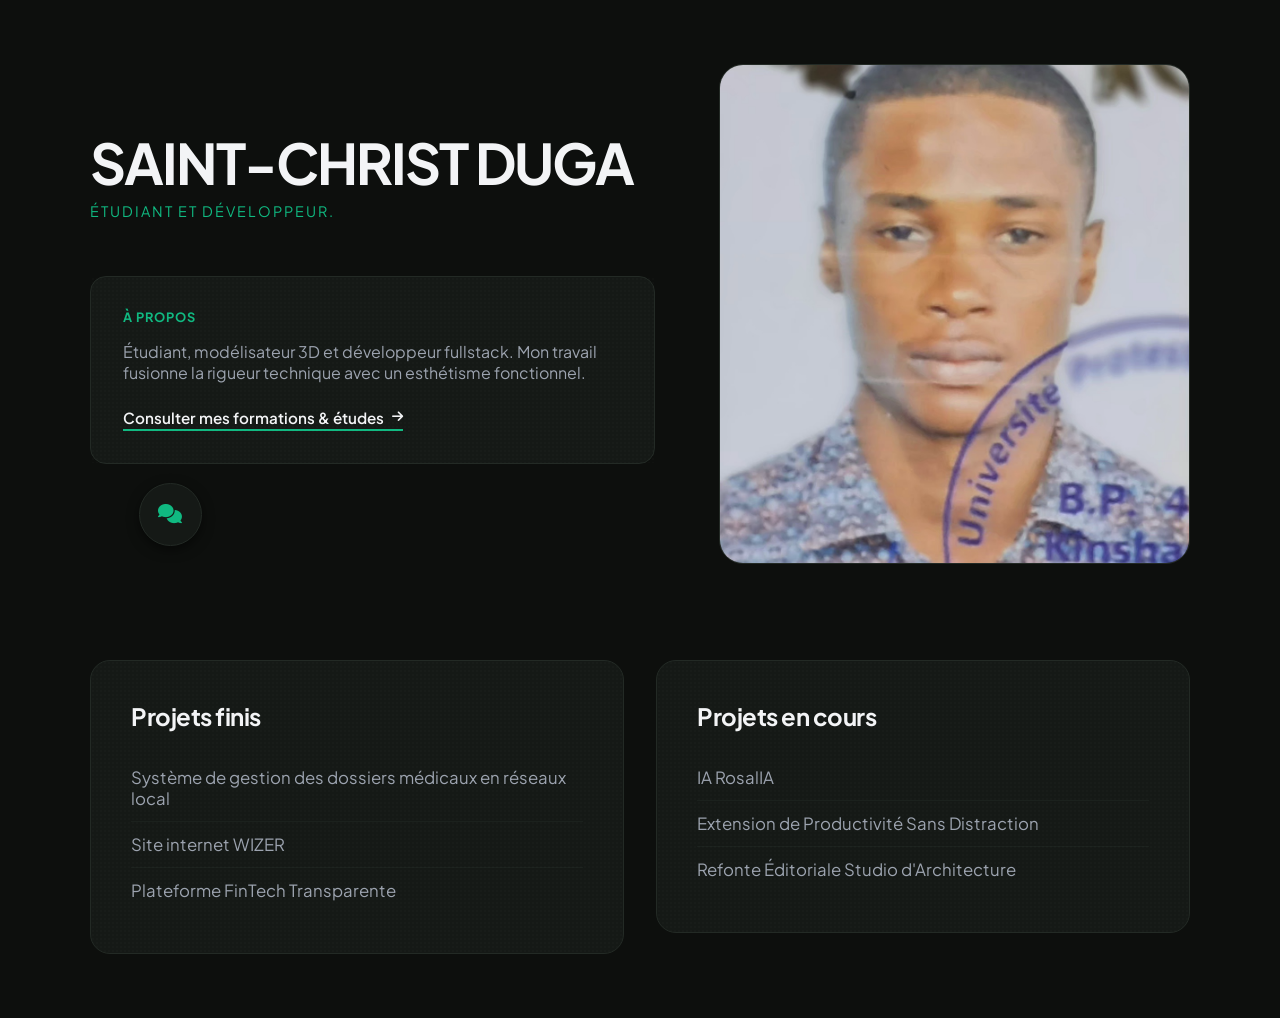
<file: index.html>
<!DOCTYPE html>
<html lang="fr">
<head>
    <meta charset="UTF-8">
    <meta name="viewport" content="width=device-width, initial-scale=1.0">
    <title>Portfolio | Accueil Épuré</title>
    <!-- Polices et icônes -->
    <link rel="preconnect" href="https://fonts.googleapis.com">
    <link rel="preconnect" href="https://fonts.gstatic.com" crossorigin>
    <link href="https://fonts.googleapis.com/css2?family=Plus+Jakarta+Sans:wght@300;400;500;700&display=swap" rel="stylesheet">
    <link rel="stylesheet" href="https://cdnjs.cloudflare.com/ajax/libs/font-awesome/6.4.0/css/all.min.css">
    
    <style>
        /* --- VARIABLES DU THÈME --- */
        :root {
            --bg-main: #0d0f0d;       /* Fond noir mat profond */
            --bg-card: #151916;       /* Gris anthracite texture cuir */
            --border-cuir: #232a25;   /* Bordure grise texturée */
            --accent-green: #10b981;  /* Vert émeraude éclatant */
            --accent-green-dim: rgba(16, 185, 129, 0.15);
            --text-main: #f3f4f6;     /* Blanc cassé */
            --text-muted: #9ca3af;    /* Gris clair sous-titres */
        }

        * {
            margin: 0;
            padding: 0;
            box-sizing: border-box;
        }

        html {
            scroll-behavior: smooth;
        }

        body {
            font-family: 'Plus Jakarta Sans', sans-serif;
            background-color: var(--bg-main);
            color: var(--text-main);
            min-height: 100vh;
            overflow-x: hidden;
            padding: 4rem 2rem;
            display: flex;
            justify-content: center;
            align-items: center;
        }

        /* --- MISE EN PAGE ASYMÉTRIQUE --- */
        .layout-grid {
            max-width: 1100px;
            width: 100%;
            display: grid;
            grid-template-columns: 1.2fr 1fr;
            gap: 4rem;
            position: relative;
        }

        /* Colonne Gauche */
        .left-col {
            display: flex;
            flex-direction: column;
            justify-content: center;
        }

        .header-block {
            margin-bottom: 3.5rem;
        }

        h1 {
            font-size: 3.5rem;
            font-weight: 700;
            line-height: 1.1;
            letter-spacing: -2px;
            text-transform: uppercase;
        }

        .title-sub {
            font-size: 0.9rem;
            color: var(--accent-green);
            letter-spacing: 2px;
            text-transform: uppercase;
            margin-top: 0.5rem;
            display: block;
        }

        /* Section 1 : A Propos */
        .apropos-box {
            background-color: var(--bg-card);
            border: 1px solid var(--border-cuir);
            border-radius: 16px;
            padding: 2rem;
            position: relative;
            margin-bottom: 2rem;
            transition: border-color 0.3s ease;
        }

        .apropos-box::before {
            content: "";
            position: absolute;
            top: 0; left: 0; width: 100%; height: 100%;
            background-image: radial-gradient(rgba(255,255,255,0.01) 1px, transparent 0);
            background-size: 4px 4px;
            pointer-events: none;
        }

        .section-label {
            font-size: 0.8rem;
            color: var(--accent-green);
            text-transform: uppercase;
            letter-spacing: 1px;
            margin-bottom: 1rem;
            display: block;
            font-weight: 700;
        }

        .apropos-box p {
            color: var(--text-muted);
            font-size: 1rem;
            margin-bottom: 1.5rem;
        }

        .link-inline {
            display: inline-flex;
            align-items: center;
            color: var(--text-main);
            text-decoration: none;
            font-weight: 600;
            font-size: 0.95rem;
            border-bottom: 2px solid var(--accent-green);
            padding-bottom: 2px;
            transition: color 0.2s, border-color 0.2s;
        }

        .link-inline:hover {
            color: var(--accent-green);
            border-color: var(--text-main);
        }

        .link-inline i {
            margin-left: 0.5rem;
            font-size: 0.8rem;
        }

        /* Colonne Droite : Image */
        .right-col {
            display: flex;
            align-items: center;
            justify-content: center;
        }

        .profile-wrapper {
            width: 100%;
            height: 500px;
            border-radius: 24px;
            border: 1px solid var(--border-cuir);
            overflow: hidden;
            background-color: var(--bg-card);
            position: relative;
        }

        .profile-img {
            width: 100%;
            height: 100%;
            object-fit: cover;
            filter: grayscale(20%);
        }

        /* Section 3 : Bento Projets */
        .bento-container {
            grid-column: span 2;
            display: grid;
            grid-template-columns: 1fr 1fr;
            gap: 2rem;
            margin-top: 2rem;
        }

        .bento-link {
            text-decoration: none;
            color: inherit;
            display: block;
        }

        .bento-box {
            background-color: var(--bg-card);
            border: 1px solid var(--border-cuir);
            border-radius: 20px;
            padding: 2.5rem;
            position: relative;
            overflow: hidden;
            transition: border-color 0.3s ease, transform 0.3s ease, box-shadow 0.3s ease;
        }

        .bento-box::before {
            content: "";
            position: absolute;
            top: 0; left: 0; width: 100%; height: 100%;
            background-image: radial-gradient(rgba(255,255,255,0.01) 1px, transparent 0);
            background-size: 4px 4px;
            pointer-events: none;
        }

        .bento-link:hover .bento-box {
            border-color: var(--accent-green);
            transform: translateY(-4px);
            box-shadow: 0 12px 30px rgba(0, 0, 0, 0.4);
        }

        .bento-box h3 {
            font-size: 1.5rem;
            letter-spacing: -0.5px;
            margin-bottom: 1.5rem;
            display: flex;
            justify-content: space-between;
            align-items: center;
        }

        .bento-box h3 i {
            font-size: 1rem;
            color: var(--accent-green);
            opacity: 0;
            transform: translateX(-10px);
            transition: opacity 0.3s, transform 0.3s;
        }

        .bento-link:hover .bento-box h3 i {
            opacity: 1;
            transform: translateX(0);
        }

        .project-list {
            list-style: none;
        }

        .project-item {
            font-size: 1.05rem;
            padding: 0.75rem 0;
            border-bottom: 1px solid rgba(35, 42, 37, 0.5);
            color: var(--text-muted);
            transition: color 0.2s;
        }

        .project-item:last-child {
            border-bottom: none;
        }

        .bento-link:hover .project-item {
            color: var(--text-main);
        }

        /* --- BALLON FLOTTANT --- */
        menu {
            --size: 2.8rem;
            --radius: 5.5rem;
            --padding: 1rem;
            --bg-color: var(--bg-card);
            --fg-color: var(--text-muted);
            --hi-color: var(--accent-green);

            position: absolute;
            z-index: 999;
            cursor: grab;
            user-select: none;
            /* Placement initial par défaut entre A Propos et les Bento */
            top: 410px;
            left: 40px;
            width: calc(1.6 * var(--size));
            height: calc(1.6 * var(--size));
        }

        menu:active {
            cursor: grabbing;
        }

        menu > * {
            position: absolute;
            display: grid;
            place-content: center;
            border-radius: 50%;
            background: var(--bg-color);
            color: var(--fg-color);
            text-decoration: none;
            box-shadow: 0px 4px 12px rgba(0, 0, 0, 0.5);
            border: 1px solid var(--border-cuir);
        }

        menu > .action {
            --factor: 0;
            width: var(--size);
            height: var(--size);
            right: calc(0.3 * var(--size));
            bottom: calc(0.3 * var(--size));
            opacity: 0;
            font-size: 1.1rem;
            transform: rotate(calc(-1 * var(--angle))) translateY(calc(-1 * var(--radius) * var(--factor))) rotate(var(--angle));
            transition: transform 250ms cubic-bezier(0.175, 0.885, 0.32, 1.275), opacity 250ms ease-in-out, box-shadow 250ms ease-in-out, color 250ms ease-in-out, border-color 250ms;
        }

        menu > .action:hover, menu > .trigger:hover {
            color: var(--hi-color);
            border-color: var(--accent-green);
            box-shadow: 0px 0px 0px 0.25rem var(--accent-green-dim);
        }

        menu.open > .action {
            --factor: 1;
            opacity: 1;
        }

        menu > .action:nth-child(1) { --angle: 0deg; transition-delay: 0ms; }
        menu > .action:nth-child(2) { --angle: 45deg; transition-delay: 40ms; }
        menu > .action:nth-child(3) { --angle: 90deg; transition-delay: 80ms; }

        menu > .trigger {
            width: calc(1.4 * var(--size));
            height: calc(1.4 * var(--size));
            bottom: 0;
            right: 0;
            font-size: 1.2rem;
            transition: box-shadow 250ms ease-in-out, color 250ms ease-in-out, border-color 250ms;
            color: var(--accent-green);
        }

        menu > .trigger > i {
            transition: transform 250ms ease-in-out;
        }

        menu.open > .trigger > i {
            transform: rotate(-135deg);
        }

        /* --- RESPONSIVE --- */
        @media (max-width: 900px) {
            .layout-grid {
                grid-template-columns: 1fr;
                gap: 2rem;
            }
            .bento-container {
                grid-column: span 1;
                grid-template-columns: 1fr;
            }
            .profile-wrapper {
                height: 350px;
            }
            menu {
                position: fixed;
                bottom: 2rem;
                right: 2rem;
                top: auto !important;
                left: auto !important;
            }
        }
    </style>
</head>
<body>

    <div class="layout-grid">
        <div class="left-col">
            <div class="header-block">
                <h1>SAINT-CHRIST DUGA</h1>
                <span class="title-sub">Étudiant et développeur.</span>
            </div>

            <div class="apropos-box">
                <span class="section-label">À Propos</span>
                <p>Étudiant, modélisateur 3D et développeur fullstack. Mon travail fusionne la rigueur technique avec un esthétisme fonctionnel.</p>
                <a href="form&etud.html" class="link-inline">Consulter mes formations & études <i class="fas fa-arrow-right"></i></a>
            </div>
        </div>

        <div class="right-col">
            <div class="profile-wrapper">
                <img src="photo_profile.jpg" alt="photo_profile" class="profile-img">
            </div>
        </div>

        <div class="bento-container">
            <a href="projet.html" class="bento-link">
                <div class="bento-box">
                    <h3>Projets finis <i class="fas fa-arrow-up-right-from-square"></i></h3>
                    <ul class="project-list">
                        <li class="project-item">Système de gestion des dossiers médicaux en réseaux local</li>
                        <li class="project-item">Site internet WIZER</li>
                        <li class="project-item">Plateforme FinTech Transparente</li>
                    </ul>
                </div>
            </a>

            <a href="projet.html" class="bento-link">
                <div class="bento-box">
                    <h3>Projets en cours <i class="fas fa-arrow-up-right-from-square"></i></h3>
                    <ul class="project-list">
                        <li class="project-item">IA RosalIA</li>
                        <li class="project-item">Extension de Productivité Sans Distraction</li>
                        <li class="project-item">Refonte Éditoriale Studio d'Architecture</li>
                    </ul>
                </div>
            </a>
        </div>

        <menu id="draggableMenu">
            <a href="https://ig.me/m/votre_username" target="_blank" class="action" title="Instagram Direct"><i class="fab fa-instagram"></i></a>
            <a href="mailto:saintchristduga172@gmail.com" target="_blank" class="action" title="Envoyer un E-mail"><i class="far fa-envelope"></i></a>
            <a href="https://wa.me/+243976938719" target="_blank" class="action" title="WhatsApp Direct"><i class="fab fa-whatsapp"></i></a>

            <a href="#" class="trigger" id="menuTrigger"><i class="fas fa-comments"></i></a>
        </menu>
    </div>

    <script>
        const menu = document.getElementById("draggableMenu");
        const trigger = document.getElementById("menuTrigger");

        let isDragging = false;
        let dragOccurred = false;
        let startX, startY, initialX, initialY;

        trigger.addEventListener('click', (e) => {
            e.preventDefault();
            if (dragOccurred) return;
            menu.classList.toggle("open");
        });

        const startDrag = (e) => {
            if (e.target.closest('.action')) return;

            isDragging = true;
            dragOccurred = false;

            const clientX = e.type.startsWith('touch') ? e.touches[0].clientX : e.clientX;
            const clientY = e.type.startsWith('touch') ? e.touches[0].clientY : e.clientY;

            startX = clientX;
            startY = clientY;

            initialX = menu.offsetLeft;
            initialY = menu.offsetTop;

            document.addEventListener('mousemove', drag);
            document.addEventListener('touchmove', drag, { passive: false });
            document.addEventListener('mouseup', stopDrag);
            document.addEventListener('touchend', stopDrag);
        };

        const drag = (e) => {
            if (!isDragging) return;
            if (e.cancelable) e.preventDefault();

            const clientX = e.type.startsWith('touch') ? e.touches[0].clientX : e.clientX;
            const clientY = e.type.startsWith('touch') ? e.touches[0].clientY : e.clientY;

            const dx = clientX - startX;
            const dy = clientY - startY;

            if (Math.abs(dx) > 5 || Math.abs(dy) > 5) {
                dragOccurred = true;
            }

            menu.style.left = `${initialX + dx}px`;
            menu.style.top = `${initialY + dy}px`;
            menu.style.bottom = 'auto';
            menu.style.right = 'auto';
        };

        const stopDrag = () => {
            isDragging = false;
            document.removeEventListener('mousemove', drag);
            document.removeEventListener('touchmove', drag);
            document.removeEventListener('mouseup', stopDrag);
            document.removeEventListener('touchend', stopDrag);
            
            setTimeout(() => { dragOccurred = false; }, 50);
        };

        menu.addEventListener('mousedown', startDrag);
        menu.addEventListener('touchstart', startDrag, { passive: true });
    </script>
</body>
</html>
</file>
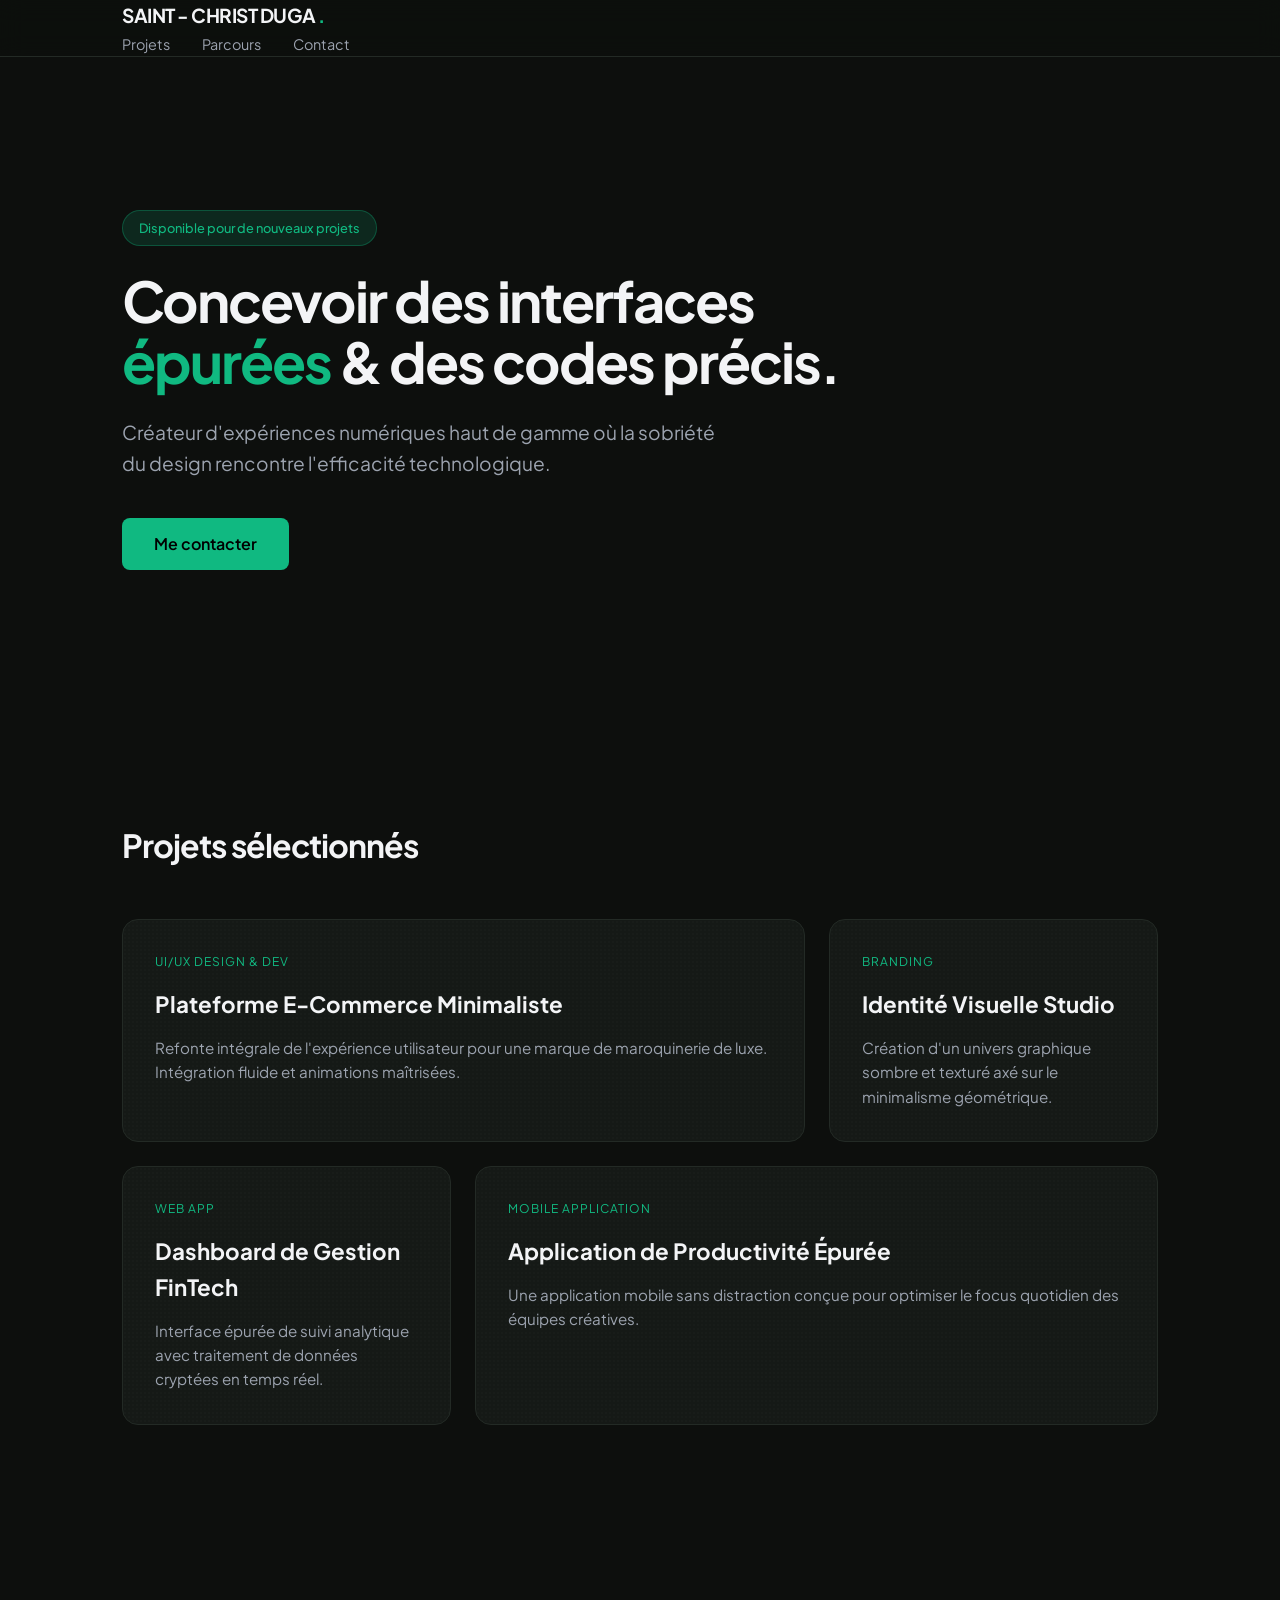
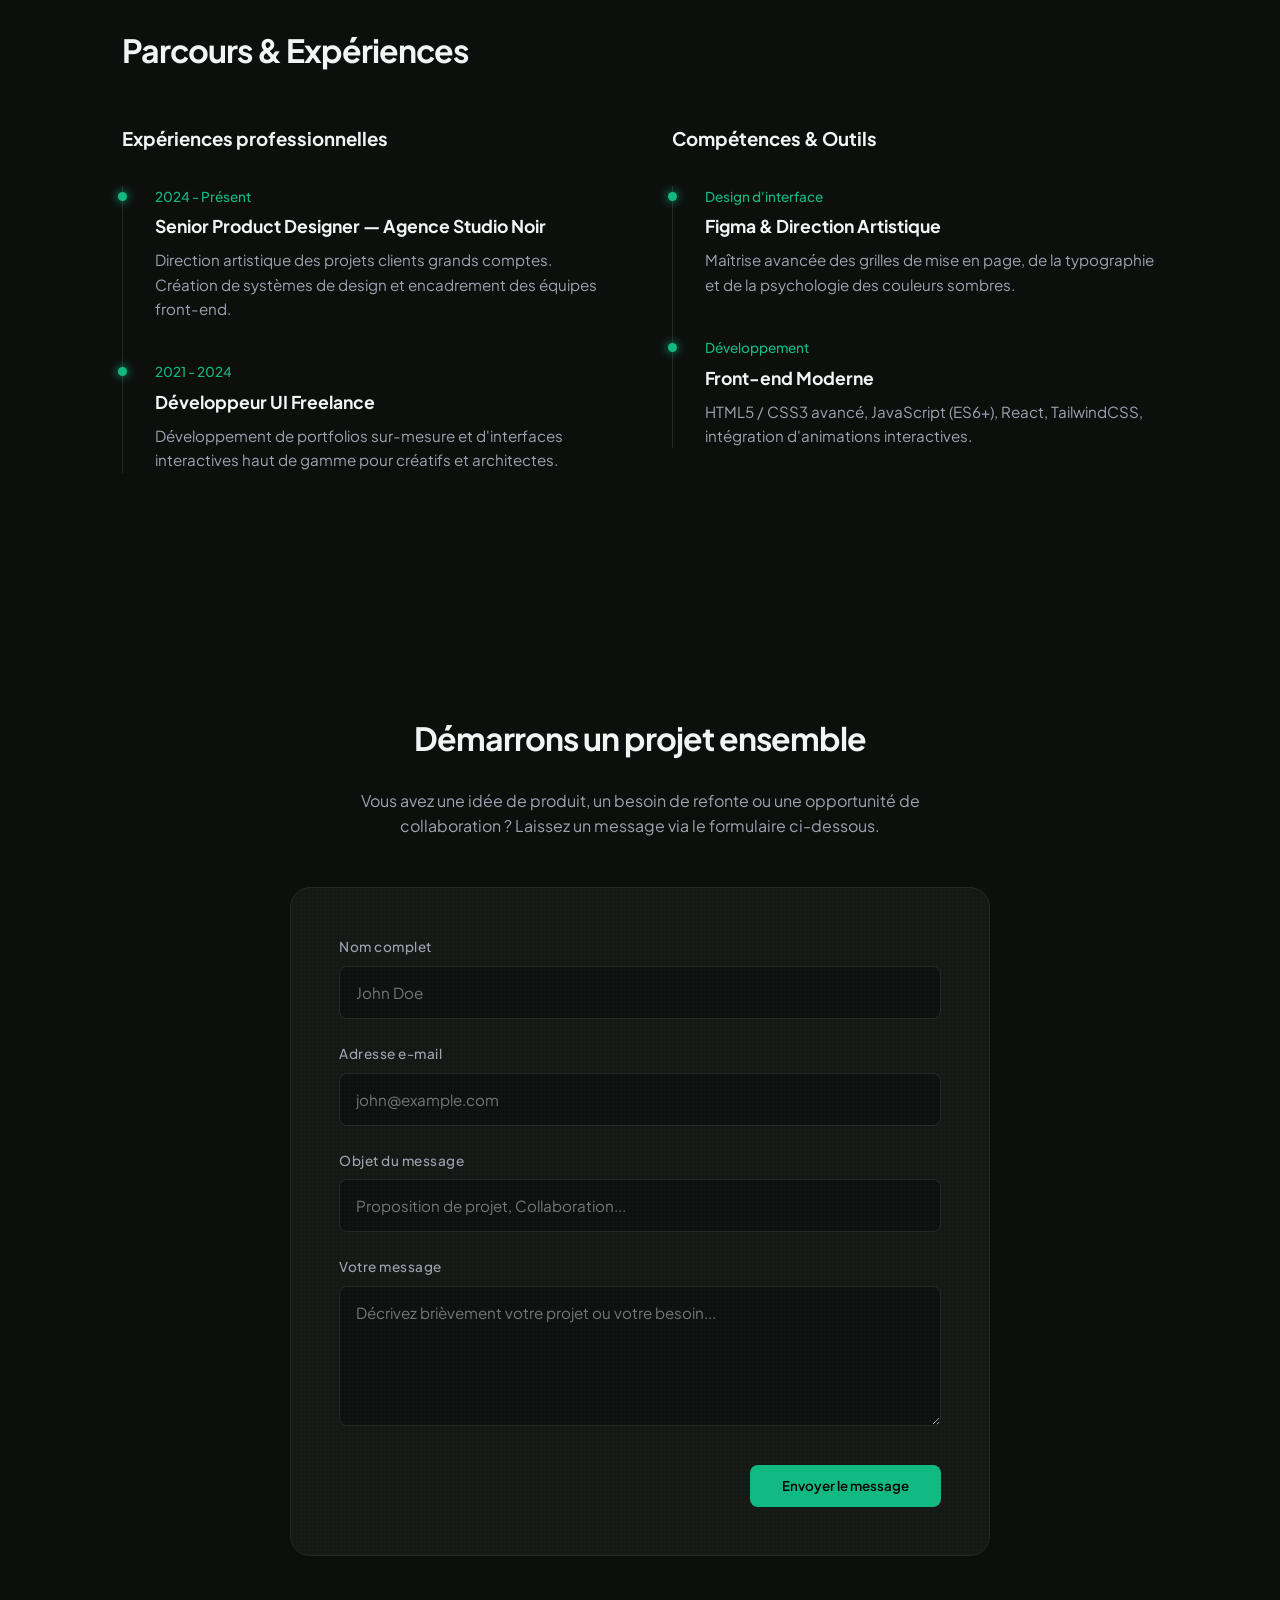
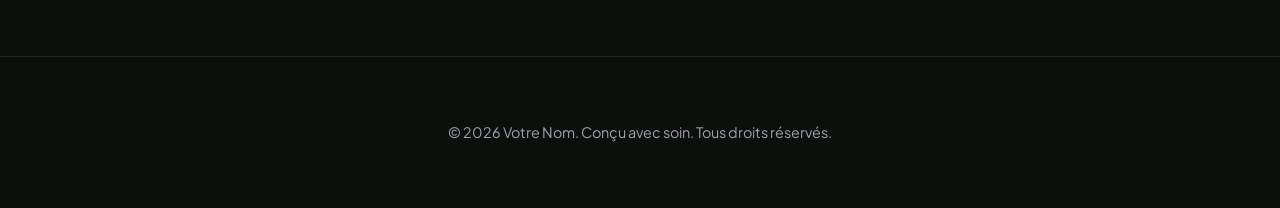
<file: index3.html>
<!DOCTYPE html>
<html lang="fr">
<head>
    <meta charset="UTF-8">
    <meta name="viewport" content="width=device-width, initial-scale=1.0">
    <title>Portfolio Moderne | Dark & Green Leather</title>
    <!-- Intégration d'une police géométrique et épurée -->
    <link rel="preconnect" href="https://fonts.googleapis.com">
    <link rel="preconnect" href="https://fonts.gstatic.com" crossorigin>
    <link href="https://fonts.googleapis.com/css2?family=Plus+Jakarta+Sans:wght@300;400;500;700&display=swap" rel="stylesheet">

    <style>
        /* --- VARIABLES DE DESIGN --- */
        :root {
            --bg-main: #0d0f0d;       /* Fond noir mat profond */
            --bg-card: #151916;       /* Gris anthracite texture cuir */
            --border-cuir: #232a25;   /* Bordure grise texturée */
            --accent-green: #10b981;  /* Vert émeraude éclatant */
            --accent-green-dim: rgba(16, 185, 129, 0.15);
            --text-main: #f3f4f6;     /* Blanc cassé pour le confort visuel */
            --text-muted: #9ca3af;    /* Gris clair pour les sous-titres */
        }

        /* --- STYLES GÉNÉRAUX --- */
        * {
            margin: 0;
            padding: 0;
            box-sizing: border-box;
        }

        html {
            scroll-behavior: smooth;
        }

        body {
            font-family: 'Plus Jakarta Sans', sans-serif;
            background-color: var(--bg-main);
            color: var(--text-main);
            line-height: 1.6;
            overflow-x: hidden;
        }

        .container {
            max-width: 1100px;
            margin: 0 auto;
            padding: 0 2rem;
        }

        /* --- BARRE DE NAVIGATION --- */
        header {
            position: fixed;
            top: 0;
            left: 0;
            width: 100%;
            backdrop-filter: blur(12px);
            background-color: rgba(13, 15, 13, 0.8);
            border-bottom: 1px solid var(--border-cuir);
            z-index: 100;
        }

        nav {
            display: flex;
            justify-content: space-between;
            align-items: center;
            height: 70px;
        }

        .logo {
            font-weight: 700;
            font-size: 1.2rem;
            letter-spacing: -0.5px;
        }

        .logo span {
            color: var(--accent-green);
        }

        .nav-links {
            display: flex;
            list-style: none;
            gap: 2rem;
        }

        .nav-links a {
            color: var(--text-muted);
            text-decoration: none;
            font-size: 0.9rem;
            transition: color 0.3s ease;
        }

        .nav-links a:hover {
            color: var(--accent-green);
        }

        /* --- HERO SECTION --- */
        .hero {
            padding: 160px 0 100px 0;
            display: flex;
            flex-direction: column;
            align-items: flex-start;
            justify-content: center;
            min-height: 80vh;
        }

        .badge {
            background-color: var(--accent-green-dim);
            color: var(--accent-green);
            padding: 0.4rem 1rem;
            border-radius: 100px;
            font-size: 0.8rem;
            font-weight: 500;
            margin-bottom: 1.5rem;
            border: 1px solid rgba(16, 185, 129, 0.3);
        }

        h1 {
            font-size: 3.5rem;
            font-weight: 700;
            line-height: 1.1;
            letter-spacing: -2px;
            margin-bottom: 1.5rem;
            max-width: 800px;
        }

        h1 span {
            color: var(--accent-green);
        }

        .hero p {
            font-size: 1.2rem;
            color: var(--text-muted);
            max-width: 600px;
            margin-bottom: 2.5rem;
        }

        .btn {
            display: inline-block;
            background-color: var(--accent-green);
            color: #000;
            text-decoration: none;
            padding: 0.8rem 2rem;
            border-radius: 8px;
            font-weight: 600;
            border: none;
            cursor: pointer;
            font-family: inherit;
            transition: transform 0.2s ease, box-shadow 0.2s ease, background-color 0.2s ease;
        }

        .btn:hover {
            transform: translateY(-2px);
            box-shadow: 0 10px 20px rgba(16, 185, 129, 0.2);
            background-color: #34d399;
        }

        /* --- STRUCTURE DE SECTION --- */
        section {
            padding: 100px 0;
        }

        .section-title {
            font-size: 2rem;
            letter-spacing: -1px;
            margin-bottom: 3rem;
        }

        /* --- GRILLE BENTO (PROJETS) --- */
        .bento-grid {
            display: grid;
            grid-template-columns: repeat(3, 1fr);
            gap: 1.5rem;
        }

        .card {
            background-color: var(--bg-card);
            border: 1px solid var(--border-cuir);
            border-radius: 16px;
            padding: 2rem;
            transition: border-color 0.3s ease, transform 0.3s ease, box-shadow 0.3s ease;
            position: relative;
            overflow: hidden;
        }

        /* Effet grain de cuir épuré */
        .card::before {
            content: "";
            position: absolute;
            top: 0; left: 0; width: 100%; height: 100%;
            background-image: radial-gradient(rgba(255,255,255,0.01) 1px, transparent 0);
            background-size: 4px 4px;
            pointer-events: none;
        }

        .card:hover {
            border-color: var(--accent-green);
            transform: translateY(-4px);
            box-shadow: 0 10px 30px rgba(0, 0, 0, 0.5);
        }

        .card-large {
            grid-column: span 2;
        }

        .card-tag {
            font-size: 0.75rem;
            text-transform: uppercase;
            color: var(--accent-green);
            letter-spacing: 1px;
            margin-bottom: 1rem;
            display: block;
        }

        .card h3 {
            font-size: 1.4rem;
            margin-bottom: 0.8rem;
        }

        .card p {
            color: var(--text-muted);
            font-size: 0.95rem;
        }

        /* --- CV & TIMELINE --- */
        .cv-container {
            display: grid;
            grid-template-columns: 1fr 1fr;
            gap: 4rem;
        }

        .timeline {
            border-left: 1px solid var(--border-cuir);
            padding-left: 2rem;
            position: relative;
        }

        .timeline-item {
            position: relative;
            margin-bottom: 2.5rem;
        }

        .timeline-item::before {
            content: "";
            position: absolute;
            left: calc(-2rem - 5px);
            top: 6px;
            width: 9px;
            height: 9px;
            border-radius: 50%;
            background-color: var(--accent-green);
            box-shadow: 0 0 10px var(--accent-green);
        }

        .time {
            font-size: 0.85rem;
            color: var(--accent-green);
            font-weight: 500;
            margin-bottom: 0.3rem;
            display: block;
        }

        .timeline-item h4 {
            font-size: 1.1rem;
            margin-bottom: 0.5rem;
        }

        .timeline-item p {
            color: var(--text-muted);
            font-size: 0.95rem;
        }

        /* --- FORMULAIRE DE CONTACT STYLE CUIR --- */
        .contact-section {
            max-width: 700px;
            margin: 0 auto;
        }

        .contact-form {
            background-color: var(--bg-card);
            border: 1px solid var(--border-cuir);
            border-radius: 20px;
            padding: 3rem;
            position: relative;
            overflow: hidden;
        }

        .contact-form::before {
            content: "";
            position: absolute;
            top: 0; left: 0; width: 100%; height: 100%;
            background-image: radial-gradient(rgba(255,255,255,0.01) 1px, transparent 0);
            background-size: 4px 4px;
            pointer-events: none;
        }

        .form-group {
            margin-bottom: 1.5rem;
            text-align: left;
        }

        .form-group label {
            display: block;
            font-size: 0.85rem;
            font-weight: 500;
            margin-bottom: 0.5rem;
            color: var(--text-muted);
            letter-spacing: 0.5px;
        }

        .form-control {
            width: 100%;
            background-color: rgba(13, 15, 13, 0.7);
            border: 1px solid var(--border-cuir);
            border-radius: 8px;
            padding: 1rem;
            color: var(--text-main);
            font-family: inherit;
            font-size: 0.95rem;
            transition: border-color 0.3s ease, box-shadow 0.3s ease;
        }

        .form-control:focus {
            outline: none;
            border-color: var(--accent-green);
            box-shadow: 0 0 0 3px var(--accent-green-dim);
        }

        textarea.form-control {
            resize: vertical;
            min-height: 140px;
        }

        /* --- STYLES DES ANIMATIONS (SCROLL INTERSECTION OBSERVER) --- */
        .reveal {
            opacity: 0;
            transform: translateY(40px);
            transition: opacity 0.8s cubic-bezier(0.215, 0.610, 0.355, 1), 
                        transform 0.8s cubic-bezier(0.215, 0.610, 0.355, 1);
        }

        .reveal.active {
            opacity: 1;
            transform: translateY(0);
        }

        /* Délais d'affichage séquentiels optionnels */
        .delay-1 { transition-delay: 0.1s; }
        .delay-2 { transition-delay: 0.2s; }
        .delay-3 { transition-delay: 0.3s; }

        /* --- FOOTER --- */
        footer {
            border-top: 1px solid var(--border-cuir);
            padding: 4rem 0;
            text-align: center;
            color: var(--text-muted);
            font-size: 0.9rem;
        }

        /* --- RESPONSIVE DESIGN --- */
        @media (max-width: 900px) {
            .bento-grid {
                grid-template-columns: 1fr;
            }
            .card-large {
                grid-column: span 1;
            }
            .cv-container {
                grid-template-columns: 1fr;
                gap: 2rem;
            }
            .contact-form {
                padding: 1.5rem;
            }
            h1 {
                font-size: 2.5rem;
            }
        }
    </style>
</head>
<body>

    <header>
        <div class="container nav">
            <div class="logo">SAINT - CHRIST DUGA <span>.</span></div>
            <ul class="nav-links">
                <li><a href="#projets">Projets</a></li>
                <li><a href="#parcours">Parcours</a></li>
                <li><a href="#contact">Contact</a></li>
            </ul>
        </div>
    </header>

    <main class="container">
        <section class="hero reveal">
            <div class="badge">Disponible pour de nouveaux projets</div>
            <h1>Concevoir des interfaces <span>épurées</span> & des codes précis.</h1>
            <p>Créateur d'expériences numériques haut de gamme où la sobriété du design rencontre l'efficacité technologique.</p>
            <a href="#contact" class="btn">Me contacter</a>
        </section>

        <section id="projets">
            <h2 class="section-title reveal">Projets sélectionnés</h2>
            <div class="bento-grid">
                
                <div class="card card-large reveal delay-1">
                    <span class="card-tag">UI/UX Design & Dev</span>
                    <h3>Plateforme E-Commerce Minimaliste</h3>
                    <p>Refonte intégrale de l'expérience utilisateur pour une marque de maroquinerie de luxe. Intégration fluide et animations maîtrisées.</p>
                </div>

                <div class="card reveal delay-2">
                    <span class="card-tag">Branding</span>
                    <h3>Identité Visuelle Studio</h3>
                    <p>Création d'un univers graphique sombre et texturé axé sur le minimalisme géométrique.</p>
                </div>

                <div class="card reveal delay-1">
                    <span class="card-tag">Web App</span>
                    <h3>Dashboard de Gestion FinTech</h3>
                    <p>Interface épurée de suivi analytique avec traitement de données cryptées en temps réel.</p>
                </div>

                <div class="card card-large reveal delay-2">
                    <span class="card-tag">Mobile Application</span>
                    <h3>Application de Productivité Épurée</h3>
                    <p>Une application mobile sans distraction conçue pour optimiser le focus quotidien des équipes créatives.</p>
                </div>

            </div>
        </section>

        <section id="parcours">
            <h2 class="section-title reveal">Parcours & Expériences</h2>
            <div class="cv-container">
                
                <div class="reveal delay-1">
                    <h3 style="margin-bottom: 2rem; color: var(--text-main);">Expériences professionnelles</h3>
                    <div class="timeline">
                        <div class="timeline-item">
                            <span class="time">2024 - Présent</span>
                            <h4>Senior Product Designer — Agence Studio Noir</h4>
                            <p>Direction artistique des projets clients grands comptes. Création de systèmes de design et encadrement des équipes front-end.</p>
                        </div>
                        <div class="timeline-item">
                            <span class="time">2021 - 2024</span>
                            <h4>Développeur UI Freelance</h4>
                            <p>Développement de portfolios sur-mesure et d'interfaces interactives haut de gamme pour créatifs et architectes.</p>
                        </div>
                    </div>
                </div>

                <div class="reveal delay-2">
                    <h3 style="margin-bottom: 2rem; color: var(--text-main);">Compétences & Outils</h3>
                    <div class="timeline">
                        <div class="timeline-item">
                            <span class="time">Design d'interface</span>
                            <h4>Figma & Direction Artistique</h4>
                            <p>Maîtrise avancée des grilles de mise en page, de la typographie et de la psychologie des couleurs sombres.</p>
                        </div>
                        <div class="timeline-item">
                            <span class="time">Développement</span>
                            <h4>Front-end Moderne</h4>
                            <p>HTML5 / CSS3 avancé, JavaScript (ES6+), React, TailwindCSS, intégration d'animations interactives.</p>
                        </div>
                    </div>
                </div>

            </div>
        </section>

        <section id="contact" class="contact-section">
            <div style="text-align: center; max-width: 600px; margin: 0 auto 3rem auto;" class="reveal">
                <h2 class="section-title" style="margin-bottom: 1.5rem;">Démarrons un projet ensemble</h2>
                <p style="color: var(--text-muted);">Vous avez une idée de produit, un besoin de refonte ou une opportunité de collaboration ? Laissez un message via le formulaire ci-dessous.</p>
            </div>

            <form class="contact-form reveal delay-1" id="portfolioForm" action="#" method="POST">
                <div class="form-group">
                    <label for="name">Nom complet</label>
                    <input type="text" id="name" name="name" class="form-control" placeholder="John Doe" required>
                </div>
                
                <div class="form-group">
                    <label for="email">Adresse e-mail</label>
                    <input type="email" id="email" name="email" class="form-control" placeholder="john@example.com" required>
                </div>

                <div class="form-group">
                    <label for="subject">Objet du message</label>
                    <input type="text" id="subject" name="subject" class="form-control" placeholder="Proposition de projet, Collaboration..." required>
                </div>

                <div class="form-group">
                    <label for="message">Votre message</label>
                    <textarea id="message" name="message" class="form-control" placeholder="Décrivez brièvement votre projet ou votre besoin..." required></textarea>
                </div>

                <div style="text-align: right; margin-top: 2rem;">
                    <button type="submit" class="btn">Envoyer le message</button>
                </div>
            </form>
        </section>
    </main>

    <footer>
        <div class="container">
            <p>&copy; 2026 Votre Nom. Conçu avec soin. Tous droits réservés.</p>
        </div>
    </footer>

    <script>
        // 1. GESTION DES ANIMATIONS REVEAL ON SCROLL
        document.addEventListener('DOMContentLoaded', () => {
            const elementsToReveal = document.querySelectorAll('.reveal');
            
            const options = {
                root: null,
                threshold: 0.1,
                rootMargin: "0px 0px -50px 0px"
            };

            const observer = new IntersectionObserver((entries, observer) => {
                entries.forEach(entry => {
                    if (entry.isIntersecting) {
                        entry.target.classList.add('active');
                        observer.unobserve(entry.target);
                    }
                });
            }, options);

            elementsToReveal.forEach(element => {
                observer.observe(element);
            });
        });

        // 2. ENVOI DU FORMULAIRE
        const form = document.getElementById('portfolioForm');
        form.addEventListener('submit', (e) => {
            e.preventDefault();
            
            const formData = {
                name: document.getElementById('name').value,
                email: document.getElementById('email').value,
                subject: document.getElementById('subject').value,
                message: document.getElementById('message').value
            };

            console.log("Données envoyées : ", formData);
            alert(`Merci ${formData.name} ! Votre message a été simulé avec succès.`);
            form.reset();
        });
    </script>
    </body>
</html>
</file>
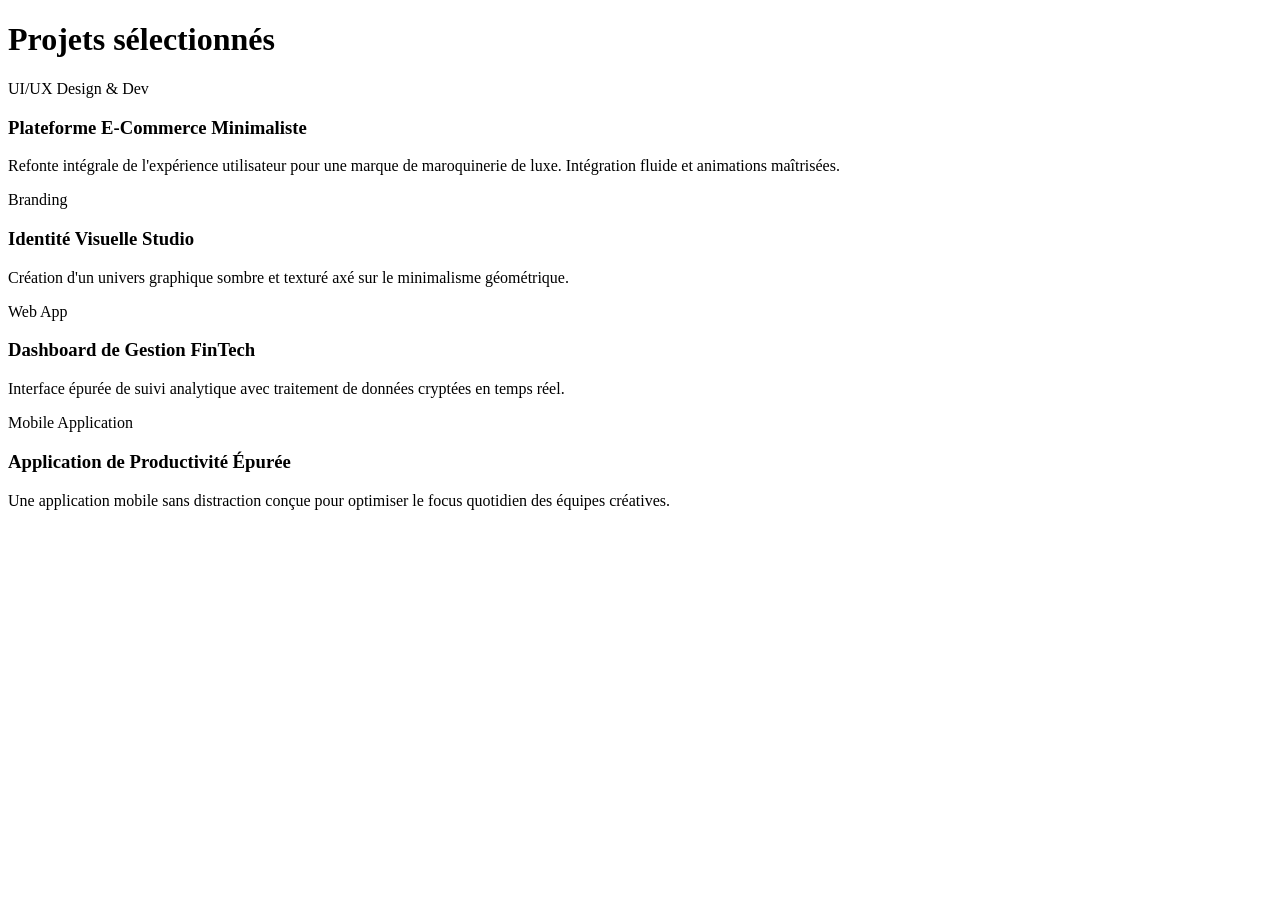
<file: projet.html>
<!DOCTYPE html>
<html lang="en">
<head>
    <meta charset="UTF-8">
    <meta name="viewport" content="width=device-width, initial-scale=1.0">
    <title>Projets</title>
</head>
<body>
    <h1 class="section-title reveal">Projets sélectionnés</h1>
            <div class="bento-grid">
                
                <div class="card card-large reveal delay-1">
                    <span class="card-tag">UI/UX Design & Dev</span>
                    <h3>Plateforme E-Commerce Minimaliste</h3>
                    <p>Refonte intégrale de l'expérience utilisateur pour une marque de maroquinerie de luxe. Intégration fluide et animations maîtrisées.</p>
                </div>

                <div class="card reveal delay-2">
                    <span class="card-tag">Branding</span>
                    <h3>Identité Visuelle Studio</h3>
                    <p>Création d'un univers graphique sombre et texturé axé sur le minimalisme géométrique.</p>
                </div>

                <div class="card reveal delay-1">
                    <span class="card-tag">Web App</span>
                    <h3>Dashboard de Gestion FinTech</h3>
                    <p>Interface épurée de suivi analytique avec traitement de données cryptées en temps réel.</p>
                </div>

                <div class="card card-large reveal delay-2">
                    <span class="card-tag">Mobile Application</span>
                    <h3>Application de Productivité Épurée</h3>
                    <p>Une application mobile sans distraction conçue pour optimiser le focus quotidien des équipes créatives.</p>
                </div>

            </div>
</body>
</html>
</file>
